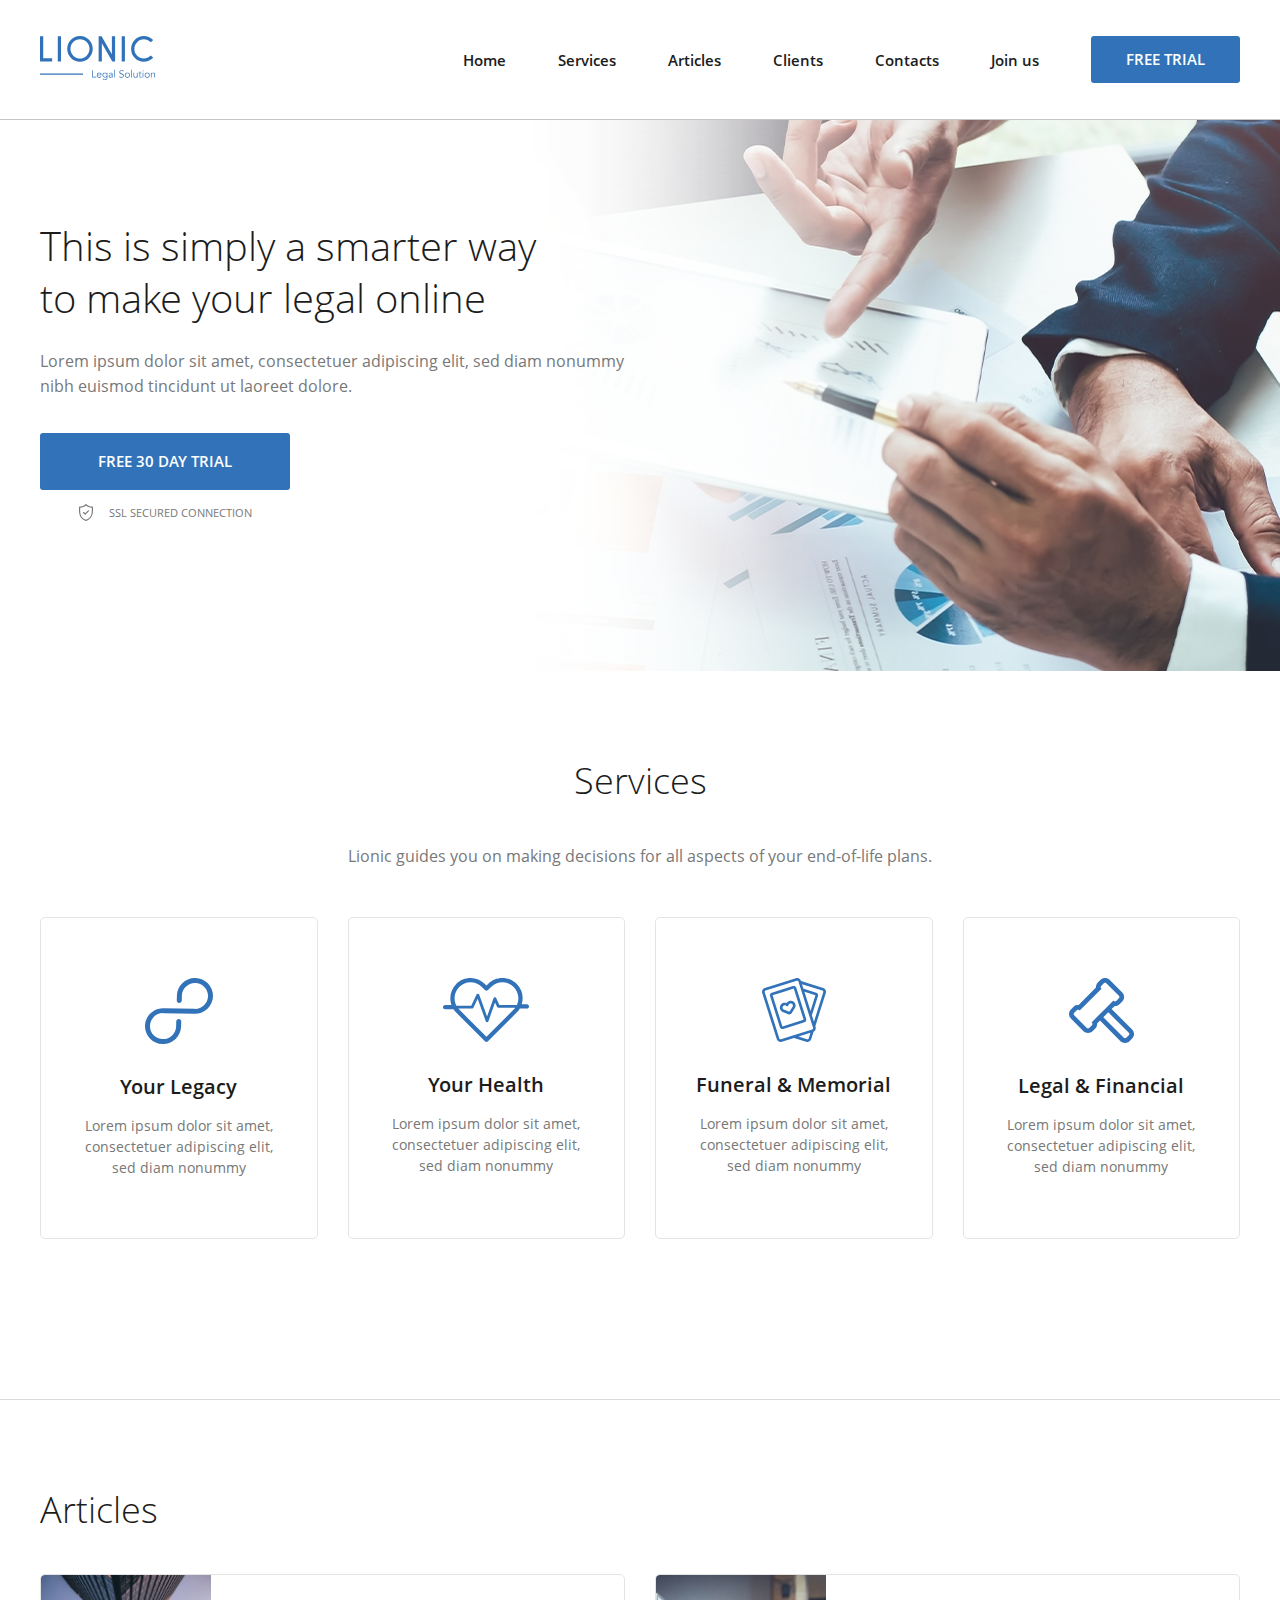
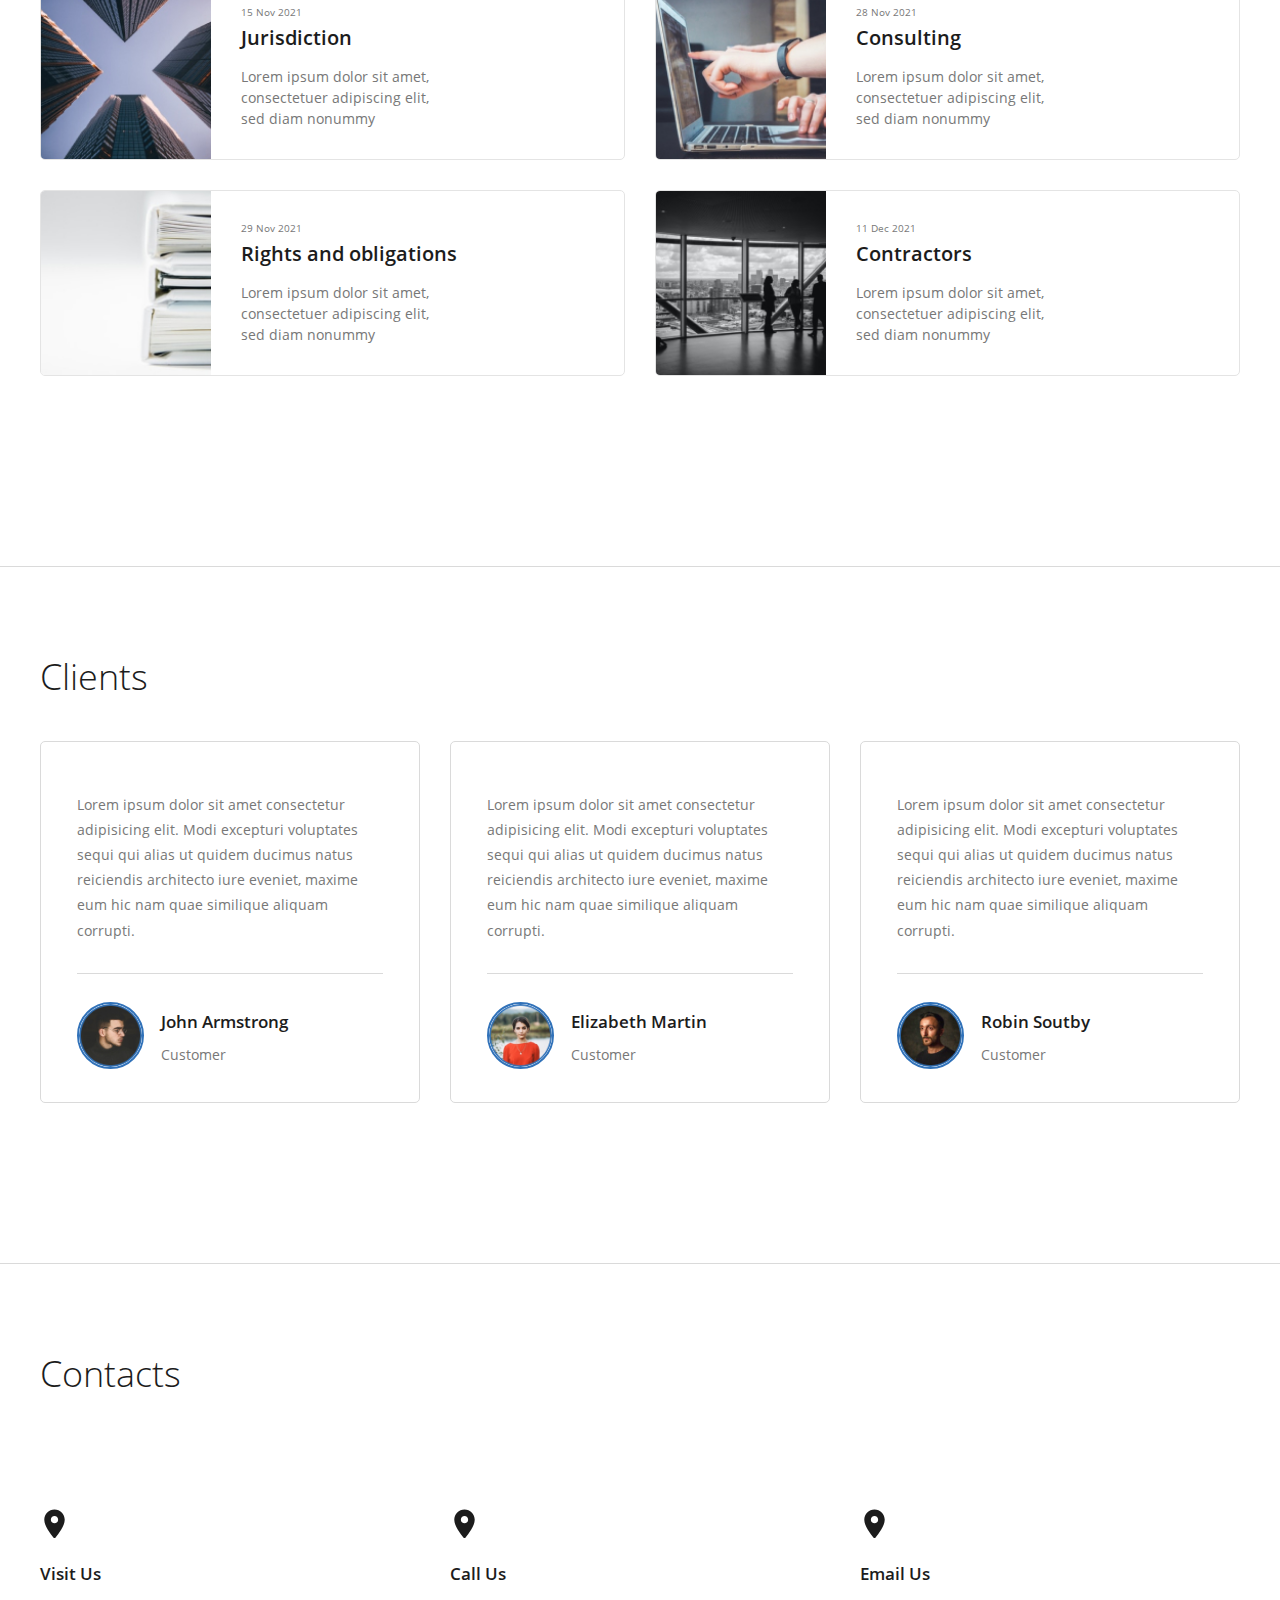
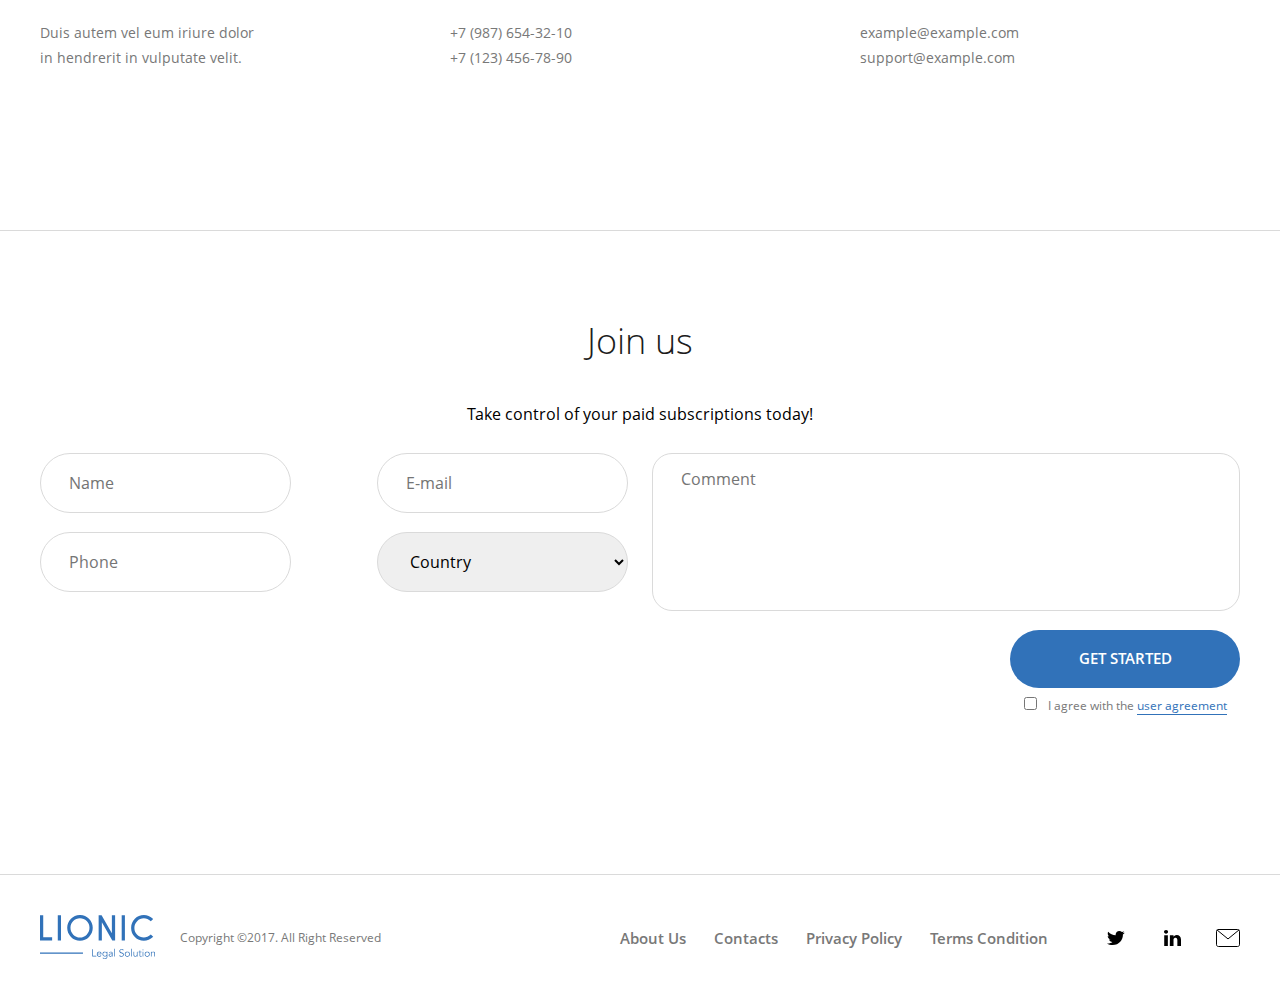
<file: lionic/index.html>
<!DOCTYPE html>
<html lang="en">

<head>
    <meta charset="UTF-8">
    <meta http-equiv="X-UA-Compatible" content="IE=edge">
    <meta name="viewport" content="width=device-width, initial-scale=1.0">
    <title>Lionic</title>
    <link rel="stylesheet" href="css/normalize.css">
    <link rel="stylesheet" href="css/styles.css">
    <link rel="stylesheet" href="css/media.css">
    <link rel="stylesheet" href="https://cdn.jsdelivr.net/npm/swiper@9/swiper-bundle.min.css" />
</head>

<body>
    <header class="header">
        <div class="container flex header__container">
            <a href="#" class="header__logo">
                <img src="./img/Logo-vector.svg" class="header-logo" alt="Logo">
            </a>
            <nav class="nav header__nav" title="Главное меню">
                <ul class="nav__list list-reset flex">
                    <li class="nav__item">
                        <a href="#" class="nav__link">
                            Home
                        </a>
                    </li>
                    <li class="nav__item">
                        <a href="#services" class="nav__link">
                            Services
                        </a>
                    </li>
                    <li class="nav__item">
                        <a href="#articles" class="nav__link">
                            Articles
                        </a>
                    </li>
                    <li class="nav__item">
                        <a href="#clients" class="nav__link">
                            Clients
                        </a>
                    </li>
                    <li class="nav__item">
                        <a href="#contacts" class="nav__link">
                            Contacts
                        </a>
                    </li>
                    <li class="nav__item">
                        <a href="#join-us" class="nav__link">
                            Join us
                        </a>
                    </li>
                </ul>
            </nav>
            <button class="btn header__button btn-reset">
                Free trial
            </button>
            <button class="btn-reset burger">
                <span class="burger__line">

                </span>
                <span class="burger__line">

                </span>
                <span class="burger__line">

                </span>
            </button>
        </div>
    </header>
    <main class="main">
        <section id="hero" class="hero">
            <div class="container">
                <div class="hero-content flex">
                    <h1 class="hero-title">
                        This is&nbsp;simply a&nbsp;smarter way to&nbsp;make your legal online
                    </h1>
                    <p class="hero-descr">
                        Lorem ipsum dolor sit amet, consectetuer adipiscing elit, sed diam nonummy nibh euismod
                        tincidunt ut&nbsp;laoreet dolore.
                    </p>
                    <div class="hero-wrapper flex">
                        <button class="btn hero-btn btn-reset">
                            FREE 30&nbsp;DAY TRIAL
                        </button>
                        <span class="hero-secure">
                            SSL secured connection
                        </span>
                    </div>
                </div>
            </div>
        </section>
        <section id="services" class="services section-offset">
            <div class="container">
                <h2 class="section-title services-title">
                    Services
                </h2>
                <p class="section-descr services-descr">
                    Lionic guides you on&nbsp;making decisions for all aspects of&nbsp;your end-of-life plans.
                </p>
                <ul class="services-items list-reset flex">
                    <li class="services-item flex">
                        <svg class="services-item-icon" width="68" height="66" viewBox="0 0 68 66" fill="none"
                            xmlns="http://www.w3.org/2000/svg">
                            <path
                                d="M50.393 0.00398661C40.438 -0.212013 32.146 7.63799 31.9 17.512L31.776 22.483C31.742 23.839 32.833 24.973 34.2 25.003C35.567 25.032 36.713 23.947 36.746 22.591L36.871 17.62C37.049 10.471 43.062 4.77799 50.271 4.93399C57.478 5.09099 63.201 11.038 63.023 18.187C62.844 25.335 56.831 31.029 49.623 30.872L18.5 30.197C8.54499 29.981 0.252987 37.831 0.00698678 47.705C-0.240013 57.579 7.65099 65.78 17.607 65.995C27.562 66.211 35.854 58.362 36.1 48.488L36.223 43.572C36.257 42.215 35.166 41.082 33.799 41.052C32.432 41.022 31.286 42.108 31.252 43.464L31.129 48.38C30.951 55.529 24.938 61.222 17.729 61.066C10.522 60.909 4.79899 54.962 4.97699 47.813C5.15599 40.664 11.169 34.971 18.377 35.127L49.5 35.802C59.456 36.018 67.747 28.169 67.994 18.295C68.24 8.41999 60.349 0.219987 50.394 0.00498661L50.393 0.00398661Z" />
                        </svg>
                        <h3 class="services-item-titles">
                            Your Legacy
                        </h3>
                        <p class="services-item-descr">
                            Lorem ipsum dolor sit amet, consectetuer adipiscing elit, sed diam nonummy
                        </p>
                    </li>
                    <li class="services-item flex">
                        <svg class="services-item-icon" width="86" height="64" viewBox="0 0 86 64" fill="none"
                            xmlns="http://www.w3.org/2000/svg">
                            <path
                                d="M79.622 20.272C79.622 22.336 79.316 24.352 78.726 26.27H83.868C85.045 26.27 86 27.227 86 28.406C86 29.586 85.045 30.541 83.868 30.541H77.47C77.268 30.541 77.073 30.513 76.888 30.461C76.0053 31.9743 74.9311 33.3675 73.692 34.606L44.972 63.374C44.7741 63.5725 44.539 63.73 44.2802 63.8375C44.0213 63.9449 43.7438 64.0002 43.4635 64.0002C43.1832 64.0002 42.9057 63.9449 42.6468 63.8375C42.388 63.73 42.1529 63.5725 41.955 63.374L13.233 34.606C12.1963 33.5688 11.2752 32.422 10.486 31.186C10.315 31.23 10.136 31.254 9.95 31.254H2.132C1.85176 31.2537 1.57431 31.1983 1.31551 31.0908C1.0567 30.9833 0.821595 30.8259 0.623621 30.6276C0.425646 30.4292 0.268677 30.1938 0.161676 29.9348C0.0546755 29.6758 -0.000261829 29.3983 9.38171e-07 29.118C9.38171e-07 27.938 0.955001 26.982 2.132 26.982H8.447C5.965 19.861 7.56 11.618 13.233 5.93801C15.1066 4.05015 17.3363 2.55313 19.793 1.5338C22.2497 0.514473 24.8843 -0.00687342 27.544 1.15198e-05C32.95 1.15198e-05 38.034 2.10901 41.856 5.93801L43.463 7.54701L45.07 5.93701C46.9438 4.04921 49.1737 2.55231 51.6306 1.53315C54.0874 0.513987 56.7222 -0.0071368 59.382 1.15198e-05C62.0417 -0.00681806 64.6763 0.514553 67.133 1.53388C69.5896 2.55321 71.8194 4.0502 73.693 5.93801C75.5791 7.8172 77.0741 10.0515 78.0918 12.5117C79.1094 14.972 79.6295 17.6096 79.622 20.272ZM70.678 8.95701C69.1987 7.46697 67.4383 6.28548 65.4989 5.48108C63.5595 4.67667 61.4796 4.26536 59.38 4.27101C57.2807 4.26563 55.2012 4.67706 53.2622 5.48146C51.3231 6.28586 49.563 7.46721 48.084 8.95701L44.969 12.077C44.7713 12.2754 44.5364 12.4329 44.2777 12.5403C44.019 12.6478 43.7416 12.7031 43.4615 12.7031C43.1814 12.7031 42.904 12.6478 42.6453 12.5403C42.3866 12.4329 42.1517 12.2754 41.954 12.077L38.84 8.95701C37.3608 7.46718 35.6005 6.28582 33.6613 5.48142C31.7221 4.67703 29.6424 4.26561 27.543 4.27101C25.4437 4.26546 23.3642 4.67682 21.4251 5.48123C19.486 6.28564 17.7259 7.46708 16.247 8.95701C11.173 14.04 10.232 21.718 13.425 27.763H28.236L33.538 16.479C33.783 15.959 34.277 15.634 34.891 15.663C35.1717 15.6764 35.4421 15.7726 35.6681 15.9396C35.8942 16.1065 36.0657 16.3367 36.161 16.601L44.051 38.487L50.542 20.168C50.6364 19.9007 50.8086 19.6678 51.0365 19.4992C51.2643 19.3306 51.5374 19.2341 51.8206 19.2221C52.1038 19.21 52.3842 19.283 52.6255 19.4316C52.8669 19.5802 53.0583 19.7977 53.175 20.056L56.351 27.051H73.852C76.612 21.125 75.554 13.842 70.677 8.95701H70.678ZM16.248 31.586L43.463 58.844L70.678 31.586C71.2253 31.038 71.7323 30.4512 72.195 29.83H55.736C55.179 29.83 54.373 29.573 54.143 29.064L52.046 24.444L45.404 43.189C45.204 43.755 44.67 44.135 44.069 44.136H44.066C43.466 44.136 42.933 43.76 42.729 43.196L34.653 20.798L30.426 29.794C30.192 30.292 29.99 30.541 29.439 30.541H15.293C15.593 30.901 15.912 31.249 16.248 31.586Z" />
                        </svg>
                        <h3 class="services-item-titles">
                            Your Health
                        </h3>
                        <p class="services-item-descr">
                            Lorem ipsum dolor sit amet, consectetuer adipiscing elit, sed diam nonummy
                        </p>
                    </li>
                    <li class="services-item flex">
                        <svg class="services-item-icon" width="64" height="64" viewBox="0 0 64 64" fill="none"
                            xmlns="http://www.w3.org/2000/svg">
                            <path
                                d="M63.8101 15.073L53.3321 48.146L53.5791 48.926C53.7393 49.4264 53.7986 49.9537 53.7536 50.4772C53.7086 51.0008 53.5603 51.5102 53.3171 51.976C52.9241 52.732 52.3171 53.329 51.5701 53.704L51.5611 53.737L49.1941 61.207C48.8722 62.2171 48.1632 63.0585 47.2223 63.5469C46.2815 64.0354 45.1853 64.131 44.1741 63.813L32.0001 59.957L19.8261 63.813C18.8148 64.131 17.7187 64.0354 16.7778 63.5469C15.8369 63.0585 15.1279 62.2171 14.8061 61.207L0.188058 15.074C0.0280711 14.5735 -0.0310613 14.0462 0.0140824 13.5227C0.0592262 12.9991 0.20775 12.4897 0.451058 12.024C0.69167 11.5566 1.02267 11.1416 1.42487 10.8031C1.82706 10.4646 2.29245 10.2093 2.79406 10.052L33.9431 0.187C34.9542 -0.131631 36.0504 -0.0363451 36.9915 0.451969C37.9325 0.940283 38.6415 1.78178 38.9631 2.792L39.0401 3.034C39.0491 3.036 39.0581 3.037 39.0661 3.04L61.2061 10.053C61.7073 10.2103 62.1723 10.4654 62.5743 10.8035C62.9763 11.1417 63.3073 11.5561 63.5481 12.023C64.0401 12.973 64.1331 14.055 63.8101 15.073ZM48.4441 54.75L36.4161 58.559L44.9781 61.271C45.3153 61.3777 45.6811 61.3463 45.9951 61.1835C46.3092 61.0208 46.5458 60.7401 46.6531 60.403L48.4441 54.75ZM51.0371 49.732L36.4211 3.598C36.3142 3.26106 36.078 2.98029 35.7644 2.81736C35.4507 2.65442 35.0852 2.62264 34.7481 2.729L3.60006 12.595C3.26006 12.702 2.98306 12.935 2.81906 13.252C2.73787 13.4073 2.68829 13.5771 2.67319 13.7517C2.65808 13.9263 2.67775 14.1021 2.73106 14.269L17.3471 60.402C17.5691 61.103 18.3201 61.492 19.0211 61.271L31.5611 57.299C31.5891 57.289 31.6171 57.279 31.6461 57.272L50.1691 51.405C50.5091 51.298 50.7861 51.065 50.9491 50.748C51.1141 50.432 51.1451 50.071 51.0371 49.731V49.732ZM48.4971 32.885L53.4461 17.265L42.4451 13.781L48.4971 32.885ZM61.1801 13.25C61.0998 13.0945 60.9896 12.9565 60.8557 12.8439C60.7218 12.7313 60.567 12.6464 60.4001 12.594L40.0231 6.14L41.4691 10.701C41.5571 10.711 41.6451 10.729 41.7321 10.757L54.2501 14.722C54.5841 14.8269 54.894 14.9969 55.1619 15.2223C55.4299 15.4477 55.6505 15.7239 55.8111 16.035C55.9734 16.3456 56.0726 16.6852 56.1028 17.0344C56.133 17.3835 56.0937 17.7352 55.9871 18.069L49.8951 37.297L51.9331 43.731L61.2681 14.267C61.3751 13.927 61.3441 13.567 61.1801 13.25ZM30.9401 23.336C31.5152 23.6323 32.0259 24.0398 32.4425 24.5349C32.8591 25.0299 33.1733 25.6027 33.3671 26.22C33.5725 26.8654 33.633 27.5483 33.5443 28.2198C33.4557 28.8913 33.22 29.535 32.8541 30.105L29.6411 35.126C29.3916 35.5142 29.0489 35.8336 28.6441 36.0552C28.2393 36.2767 27.7855 36.3932 27.3241 36.394C26.9701 36.394 26.6161 36.326 26.2841 36.19L20.7651 33.936C20.1378 33.6806 19.5745 33.29 19.1154 32.792C18.6563 32.2941 18.3127 31.701 18.1091 31.055C17.9119 30.4388 17.8389 29.7897 17.8943 29.1451C17.9498 28.5006 18.1326 27.8734 18.4321 27.3C18.7284 26.7249 19.1359 26.2142 19.631 25.7976C20.126 25.3811 20.6988 25.0668 21.3161 24.873C22.3839 24.5378 23.5338 24.5745 24.5781 24.977C25.1998 24.0462 26.1189 23.3539 27.1851 23.013C27.8013 22.8161 28.4504 22.7433 29.0949 22.7987C29.7394 22.8541 30.3665 23.0368 30.9401 23.336ZM30.8251 27.025C30.7361 26.742 30.5919 26.4795 30.4009 26.2526C30.2098 26.0257 29.9757 25.8389 29.7121 25.703C29.4491 25.5656 29.1615 25.4818 28.8659 25.4564C28.5703 25.431 28.2726 25.4645 27.9901 25.555C27.6178 25.6716 27.2823 25.8833 27.0168 26.1692C26.7513 26.455 26.565 26.8051 26.4761 27.185C26.4221 27.4083 26.3114 27.6139 26.1547 27.7819C25.998 27.9499 25.8006 28.0747 25.5816 28.1441C25.3626 28.2135 25.1294 28.2251 24.9045 28.178C24.6797 28.1309 24.4708 28.0265 24.2981 27.875C24.0064 27.6158 23.6523 27.4371 23.2705 27.3565C22.8888 27.2758 22.4926 27.296 22.1211 27.415C21.838 27.5042 21.5755 27.6487 21.3488 27.8401C21.122 28.0315 20.9355 28.266 20.8001 28.53C20.6627 28.793 20.5789 29.0806 20.5535 29.3762C20.5281 29.6718 20.5616 29.9694 20.6521 30.252C20.8271 30.805 21.2371 31.249 21.7751 31.469L27.2931 33.723C27.3114 33.731 27.3322 33.7317 27.3511 33.725C27.3696 33.7194 27.3856 33.7074 27.3961 33.691L30.6091 28.669C30.9231 28.179 31.0021 27.581 30.8261 27.027L30.8251 27.025ZM44.1721 40.932C44.2788 41.2656 44.3183 41.6171 44.2882 41.966C44.2582 42.315 44.1592 42.6545 43.9971 42.965C43.8365 43.2764 43.6158 43.5529 43.3477 43.7785C43.0796 44.004 42.7694 44.1742 42.4351 44.279L21.2401 50.994C20.5659 51.2062 19.835 51.1426 19.2077 50.817C18.5803 50.4914 18.1076 49.9305 17.8931 49.257L8.01306 18.07C7.90624 17.7362 7.8667 17.3846 7.89674 17.0355C7.92678 16.6863 8.0258 16.3466 8.18806 16.036C8.34862 15.7249 8.56923 15.4487 8.83717 15.2233C9.1051 14.9979 9.41503 14.8279 9.74906 14.723L30.9451 8.009C31.6194 7.79619 32.3506 7.85955 32.9782 8.18519C33.6059 8.51083 34.0788 9.07215 34.2931 9.746L44.1721 40.932ZM41.6301 41.737L31.7501 10.551L21.9781 13.645L10.5531 17.264L20.4331 48.45L41.6301 41.737Z" />
                        </svg>
                        <h3 class="services-item-titles">
                            Funeral &amp;&nbsp;Memorial
                        </h3>
                        <p class="services-item-descr">
                            Lorem ipsum dolor sit amet, consectetuer adipiscing elit, sed diam nonummy
                        </p>
                    </li>
                    <li class="services-item flex">
                        <svg class="services-item-icon" width="65" height="65" viewBox="0 0 65 65" fill="none"
                            xmlns="http://www.w3.org/2000/svg">
                            <path
                                d="M63.131 51.506C64.3269 52.7045 64.9985 54.3285 64.9985 56.0215C64.9985 57.7146 64.3269 59.3385 63.131 60.537L60.54 63.13C59.9482 63.7249 59.2442 64.1965 58.4689 64.5175C57.6935 64.8385 56.8622 65.0025 56.023 65C55.184 65.0024 54.3529 64.8384 53.5777 64.5174C52.8025 64.1964 52.0987 63.7249 51.507 63.13L30.988 42.613L28.126 45.475C28.2028 46.397 28.077 47.3246 27.7574 48.1928C27.4378 49.061 26.9322 49.8488 26.276 50.501L23.55 53.227C22.9583 53.8218 22.2545 54.2934 21.4793 54.6143C20.7042 54.9353 19.873 55.0994 19.034 55.097C18.1952 55.0993 17.3642 54.9352 16.5892 54.6142C15.8142 54.2932 15.1106 53.8217 14.519 53.227L1.86503 40.575C0.66925 39.3767 -0.00231934 37.7529 -0.00231934 36.06C-0.00231934 34.3671 0.66925 32.7434 1.86503 31.545L4.59103 28.819C5.24326 28.1629 6.03107 27.6573 6.89928 27.3377C7.76748 27.0182 8.69507 26.8923 9.61703 26.969L26.97 9.61902C26.8953 8.69769 27.0219 7.77112 27.341 6.90358C27.6601 6.03605 28.1641 5.24832 28.818 4.59502L31.543 1.87002C32.1347 1.27539 32.8383 0.803958 33.6133 0.48298C34.3883 0.162003 35.2192 -0.00214761 36.058 2.1214e-05C37.764 2.1214e-05 39.368 0.664021 40.574 1.87002L53.227 14.522C54.4226 15.7205 55.094 17.3442 55.094 19.037C55.094 20.7298 54.4226 22.3536 53.227 23.552L50.502 26.278C49.8497 26.9342 49.0617 27.4398 48.1933 27.7594C47.3249 28.079 46.3972 28.2048 45.475 28.128L42.613 30.99L63.131 51.506ZM31.164 35.784L35.783 31.165L39.243 27.705L44.398 22.551L44.798 22.951C45.126 23.279 45.556 23.443 45.986 23.443C46.416 23.443 46.846 23.279 47.175 22.951L49.9 20.226C50.0561 20.07 50.1798 19.8848 50.2643 19.681C50.3487 19.4771 50.3922 19.2587 50.3922 19.038C50.3922 18.8174 50.3487 18.5989 50.2643 18.3951C50.1798 18.1912 50.0561 18.006 49.9 17.85L37.246 5.19702C37.0901 5.04084 36.905 4.91699 36.7011 4.83256C36.4972 4.74813 36.2787 4.70479 36.058 4.70502C35.628 4.70502 35.198 4.86902 34.87 5.19702L32.144 7.92202C31.9879 8.07804 31.864 8.26332 31.7794 8.46725C31.6949 8.67118 31.6514 8.88977 31.6514 9.11052C31.6514 9.33128 31.6949 9.54987 31.7794 9.7538C31.864 9.95773 31.9879 10.143 32.144 10.299L32.544 10.699L10.694 32.546L10.294 32.146C10.1381 31.9898 9.95296 31.866 9.74909 31.7816C9.54523 31.6971 9.32669 31.6538 9.10603 31.654C8.67603 31.654 8.24603 31.818 7.91803 32.146L5.19303 34.87C5.03701 35.026 4.91325 35.2112 4.82881 35.4151C4.74437 35.6189 4.70091 35.8374 4.70091 36.058C4.70091 36.2787 4.74437 36.4971 4.82881 36.701C4.91325 36.9048 5.03701 37.09 5.19303 37.246L17.846 49.9C18.174 50.228 18.604 50.392 19.034 50.392C19.464 50.392 19.894 50.228 20.223 49.9L22.948 47.175C23.1042 47.019 23.2281 46.8337 23.3126 46.6298C23.3971 46.4259 23.4407 46.2073 23.4407 45.9865C23.4407 45.7658 23.3971 45.5472 23.3126 45.3433C23.2281 45.1393 23.1042 44.954 22.948 44.798L22.548 44.398L27.703 39.244L31.164 35.784ZM59.804 54.834L39.285 34.317L34.315 39.287L54.835 59.803C55.162 60.131 55.593 60.295 56.023 60.295C56.453 60.295 56.883 60.131 57.211 59.803L59.804 57.21C59.9601 57.054 60.0838 56.8688 60.1683 56.665C60.2527 56.4611 60.2962 56.2427 60.2962 56.022C60.2962 55.8014 60.2527 55.5829 60.1683 55.3791C60.0838 55.1752 59.9601 54.99 59.804 54.834Z" />
                        </svg>
                        <h3 class="services-item-titles">
                            Legal &amp;&nbsp;Financial
                        </h3>
                        <p class="services-item-descr">
                            Lorem ipsum dolor sit amet, consectetuer adipiscing elit, sed diam nonummy
                        </p>
                    </li>
                </ul>
            </div>
        </section>
        <section id="articles" class="articles section-offset">
            <div class="container">
                <h2 class="section-title articles-title title">
                    Articles
                </h2>
                <ul class="articles-list list-reset flex">
                    <li class="articles-item">
                        <article class="blog-preview flex">
                            <a href="#" class="blog-preview-link">
                                <img src="img/blog_1.jpg" alt="blog photo 1" class="blog-preview-image">
                                <div class="blog-preview-text">
                                    <time class="blog-preview-time" datetime="2023-02-05 18:00">
                                        15 Nov 2021
                                    </time>
                                    <h3 class="blog-preview-title">
                                        Jurisdiction
                                    </h3>
                                    <p class="blog-preview-descr">
                                        Lorem ipsum dolor sit amet, consectetuer adipiscing elit, sed diam nonummy
                                    </p>
                                </div>
                            </a>
                        </article>
                    </li>
                    <li class="articles-item">
                        <article class="blog-preview flex">
                            <a href="#" class="blog-preview-link">
                                <img src="img/blog_2.jpg" alt="blog photo 2" class="blog-preview-image">
                                <div class="blog-preview-text">
                                    <time class="blog-preview-time" datetime="2023-02-05 18:00">
                                        28 Nov 2021
                                    </time>
                                    <h3 class="blog-preview-title">
                                        Consulting
                                    </h3>
                                    <p class="blog-preview-descr">
                                        Lorem ipsum dolor sit amet, consectetuer adipiscing elit, sed diam nonummy
                                    </p>
                                </div>
                            </a>
                        </article>
                    </li>
                    <li class="articles-item">
                        <article class="blog-preview flex">
                            <a href="#" class="blog-preview-link">
                                <img src="img/blog_3.jpg" alt="blog photo 3" class="blog-preview-image">
                                <div class="blog-preview-text">
                                    <time class="blog-preview-time" datetime="2023-02-05 18:00">
                                        29 Nov 2021
                                    </time>
                                    <h3 class="blog-preview-title">
                                        Rights and obligations
                                    </h3>
                                    <p class="blog-preview-descr">
                                        Lorem ipsum dolor sit amet, consectetuer adipiscing elit, sed diam nonummy
                                    </p>
                                </div>
                            </a>
                        </article>
                    </li>
                    <li class="articles-item">
                        <article class="blog-preview flex">
                            <a href="#" class="blog-preview-link">
                                <img src="img/blog_4.jpg" alt="blog photo 4" class="blog-preview-image">
                                <div class="blog-preview-text">
                                    <time class="blog-preview-time" datetime="2023-02-05 18:00">
                                        11 Dec 2021
                                    </time>
                                    <h3 class="blog-preview-title">
                                        Contractors
                                    </h3>
                                    <p class="blog-preview-descr">
                                        Lorem ipsum dolor sit amet, consectetuer adipiscing elit, sed diam nonummy
                                    </p>
                                </div>
                            </a>
                        </article>
                    </li>
                </ul>
                <div class="articles-center">
                    <button class="btn btn-reset articles-more">
                        Показать еще
                    </button>
                </div>
            </div>
        </section>
        <section id="clients" class="clients section-offset">
            <div class="container">
                <h2 class="section-title clients-title">
                    Clients
                </h2>
                <ul class="clients-list list-reset flex">
                    <li class="clients-item flex">
                        <p class="clients-item-descr">
                            Lorem ipsum dolor sit amet consectetur adipisicing elit. Modi excepturi voluptates sequi qui
                            alias ut quidem ducimus natus reiciendis architecto iure eveniet, maxime eum hic nam quae
                            similique aliquam corrupti.
                        </p>
                        <div class="clients-user flex">
                            <div class="clients-avatar">
                                <img src="img/clients-1.jpg" alt="John Armstrong">
                            </div>
                            <div class="clients-text">
                                <div class="clients-name">
                                    John Armstrong
                                </div>
                                <span class="clients-post">
                                    Customer
                                </span>
                            </div>
                        </div>
                    </li>
                    <li class="clients-item flex">
                        <p class="clients-item-descr">
                            Lorem ipsum dolor sit amet consectetur adipisicing elit. Modi excepturi voluptates sequi qui
                            alias ut quidem ducimus natus reiciendis architecto iure eveniet, maxime eum hic nam quae
                            similique aliquam corrupti.
                        </p>
                        <div class="clients-user flex">
                            <div class="clients-avatar">
                                <img src="img/clients-2.jpg" alt="Elizabeth Martin">
                            </div>
                            <div class="clients-text">
                                <div class="clients-name">
                                    Elizabeth Martin
                                </div>
                                <span class="clients-post">
                                    Customer
                                </span>
                            </div>
                        </div>
                    </li>
                    <li class="clients-item flex">
                        <p class="clients-item-descr">
                            Lorem ipsum dolor sit amet consectetur adipisicing elit. Modi excepturi voluptates sequi qui
                            alias ut quidem ducimus natus reiciendis architecto iure eveniet, maxime eum hic nam quae
                            similique aliquam corrupti.
                        </p>
                        <div class="clients-user flex">
                            <div class="clients-avatar">
                                <img src="img/clients-3.jpg" alt="Robin Soutby">
                            </div>
                            <div class="clients-text">
                                <div class="clients-name">
                                    Robin Soutby
                                </div>
                                <span class="clients-post">
                                    Customer
                                </span>
                            </div>
                        </div>
                    </li>
                </ul>
            </div>
        </section>
        <section id="contacts" class="contacts section-offset">
            <div class="container">
                <h2 class="section-title contacts-title">
                    Contacts
                </h2>
                <address class="contacts-address">
                    <ul class="contacts-list list-reset flex">
                        <li class="contacts-item flex contacts-item-1">
                            <strong class="contacts-item-caption">
                                Visit&nbsp;Us
                            </strong>
                            <p class="contacts-item-text">
                                Duis autem vel eum iriure dolor in&nbsp;hendrerit in&nbsp;vulputate velit.
                            </p>
                        </li>
                        <li class="contacts-item flex contacts-item-1">
                            <strong class="contacts-item-caption">
                                Call&nbsp;Us
                            </strong>
                            <a href="tel:+79876543210" class="contacts-item-link">
                                +7 (987) 654-32-10
                            </a>
                            <a href="tel:+71234567890" class="contacts-item-link">
                                +7 (123) 456-78-90
                            </a>
                        </li>
                        <li class="contacts-item flex contacts-item-1">
                            <strong class="contacts-item-caption">
                                Email&nbsp;Us
                            </strong>
                            <a href="mailto:example@example.com" class="contacts-item-link">
                                example@example.com
                            </a>
                            <a href="mailto:support@example.com" class="contacts-item-link">
                                support@example.com
                            </a>
                        </li>
                    </ul>
                </address>
            </div>
        </section>
        <section id="join-us" class="join-us section-offset">
            <div class="container">
                <h2 class="section-title join-us-title">
                    Join us
                </h2>
                <p class="section-descr join-us-descr">
                    Take control of your paid subscriptions today!
                </p>
                <form action="https://jsonplaceholder.typicode.com/posts" method="post" class="join-us-form">
                    <div class="form-top">
                        <div class="form-left">
                            <input class="form-input" type="text" name="name" placeholder="Name" required>
                            <input class="form-input" type="email" name="email" placeholder="E-mail" required>
                            <input class="form-input" type="tel" name="phone" placeholder="Phone" required>
                            <select name="country" class="form-select">
                                <option value="Country" disabled selected>Country</option>
                                <option value="United Kingdom">United Kingdom</option>
                                <option value="United States">United States</option>
                                <option value="France">France</option>
                                <option value="Germany">Germany</option>
                                <option value="Spain">Spain</option>
                                <option value="Estonia">Estonia</option>
                            </select>
                        </div>
                        <div class="form-right">
                            <textarea name="comment" placeholder="Comment" class="form-textarea"></textarea>
                        </div>
                    </div>
                    <div class="form-bottom">
                        <div class="form-wrapper">
                            <button class="btn btn-reset form-btn">Get Started</button>
                            <label class="form-check">
                                <input type="checkbox" required>
                                I agree with the <a href="#">user agreement</a>
                            </label>
                        </div>
                    </div>
                </form>
            </div>
        </section>
    </main>
    <footer class="footer">
        <div class="container flex footer-container">
            <div class="footer-left flex">
                <a href="#" class="footer-logo">
                    <img src="img/Vector-footer-logo.svg" alt="Logo">
                </a>
                <small class="footer-copy">
                    Copyright ©2017. All Right Reserved
                </small>
            </div>
            <div class="footer-right flex">
                <nav class="footer-nav">
                    <ul class="footer-list list-reset flex">
                        <li class="footer-item">
                            <a href="#" target="_blank" class="footer-link">About Us</a>
                        </li>
                        <li class="footer-item">
                            <a href="#" target="_blank" class="footer-link">Contacts</a>
                        </li>
                        <li class="footer-item">
                            <a href="#" target="_blank" class="footer-link">Privacy Policy</a>
                        </li>
                        <li class="footer-item">
                            <a href="#" target="_blank" class="footer-link">Terms Condition</a>
                        </li>
                    </ul>
                </nav>
                <ul class="social list-reset flex">
                    <li class="social-item">
                        <a href="#" target="_blank" class="social-link social-link-twiter">
                            <svg width="18" height="14" viewBox="0 0 18 14" fill="none"
                                xmlns="http://www.w3.org/2000/svg">
                                <path
                                    d="M17.719 1.65632C17.0672 1.93749 16.3672 2.12756 15.6312 2.213C16.3824 1.77569 16.9578 1.08271 17.2295 0.257952C16.516 0.66998 15.7351 0.960048 14.9207 1.11556C14.258 0.428779 13.313 0 12.2675 0C10.2607 0 8.63311 1.58169 8.63311 3.53391C8.63311 3.81052 8.66516 4.08038 8.72676 4.33947C5.70575 4.19186 3.02744 2.78497 1.2347 0.647183C0.921659 1.16929 0.742478 1.77633 0.742478 2.42402C0.742478 3.64991 1.38427 4.73153 2.35946 5.36512C1.78217 5.34773 1.21754 5.19623 0.712779 4.9233V4.96795C0.712779 6.68033 1.96554 8.10817 3.6285 8.4329C3.32302 8.51427 3.00243 8.55679 2.67076 8.55679C2.43627 8.55679 2.20876 8.53521 1.98651 8.49457C2.44908 9.89809 3.7915 10.9197 5.38164 10.9486C4.13761 11.8967 2.57008 12.4619 0.867562 12.4619C0.574324 12.4619 0.284511 12.4449 0 12.4115C1.60887 13.4145 3.51914 14 5.57194 14C12.2576 14 15.914 8.61508 15.914 3.94522C15.914 3.79191 15.9105 3.63974 15.9029 3.48812C16.6153 2.98716 17.2303 2.36688 17.719 1.65632Z" />
                            </svg>
                        </a>
                    </li>
                    <li class="social-item">
                        <a href="#" target="_blank" class="social-link social-link-in">
                            <svg width="17" height="16" viewBox="0 0 17 16" fill="none"
                                xmlns="http://www.w3.org/2000/svg">
                                <path
                                    d="M3.85973 15.999V5.20386H0.215035V15.999H3.85973ZM2.03785 3.72907C3.30882 3.72907 4.09994 2.90013 4.09994 1.86422C4.07626 0.804959 3.30887 -0.000976562 2.06197 -0.000976562C0.815269 -0.000976562 0 0.804975 0 1.86422C0 2.90018 0.790923 3.72907 2.01406 3.72907H2.03774H2.03785ZM5.87706 15.999H9.52175V9.97048C9.52175 9.64784 9.54543 9.32554 9.64168 9.0949C9.90516 8.45027 10.5049 7.78262 11.5117 7.78262C12.8305 7.78262 13.3582 8.77258 13.3582 10.2238V15.999H17.0026V9.8091C17.0026 6.49325 15.2045 4.95042 12.8065 4.95042C10.8404 4.95042 9.9771 6.03237 9.49751 6.76928H9.52184V5.20363H5.87714C5.92497 6.21659 5.87714 15.9988 5.87714 15.9988L5.87706 15.999Z" />
                            </svg>
                        </a>
                    </li>
                    <li class="social-item">
                        <a href="#" target="_blank" class="social-link social-link-email">
                            <svg width="24" height="18" viewBox="0 0 24 18" fill="none"
                                xmlns="http://www.w3.org/2000/svg">
                                <path
                                    d="M2.4 0.5H21.6C22.6747 0.5 23.5 1.31855 23.5 2.25V15.75C23.5 16.6814 22.6747 17.5 21.6 17.5H2.4C1.32525 17.5 0.5 16.6814 0.5 15.75V2.25C0.5 1.31855 1.32525 0.5 2.4 0.5Z"
                                    stroke-linecap="round" stroke-linejoin="round" />
                                <path d="M22.8478 1.0625L12 9.93794L1.15222 1.0625" stroke-linecap="round"
                                    stroke-linejoin="round" />
                            </svg>
                        </a>
                    </li>
                </ul>
            </div>
        </div>
    </footer>
    <script src="./css/scripts.js"></script>
    <script src="https://cdn.jsdelivr.net/npm/swiper@9/swiper-bundle.min.js"></script>
</body>
</file>
<file: lionic/css/styles.css>
html {
    box-sizing: border-box;
}

*,
*::before,
*::after {
    box-sizing: inherit;
}

a {
    color: inherit;
    text-decoration: none;
}

img {
    max-width: 100%;
}

@font-face {
    font-family: 'OpenSans';
    src: local('OpenSans-Light'),
        url(../fonts/OpenSansLight.woff2) format("woff2"),
        url(../fonts/OpenSansLight.woff) format("woff");
    font-weight: 300;
    font-style: normal;
    font-display: swap;
}

@font-face {
    font-family: 'OpenSans';
    src: local('OpenSans-Semibold'),
        url(../fonts/OpenSansSemiBold.woff2) format("woff2"),
        url(../fonts/OpenSansSemiBold.woff) format("woff");
    font-weight: 600;
    font-style: normal;
    font-display: swap;
}

@font-face {
    font-family: 'OpenSans';
    src: local('OpenSans-Regular'),
        url(../fonts/OpenSansRegular.woff2) format("woff2"),
        url(../fonts/OpenSansRegular.woff) format("woff");
    font-weight: 400;
    font-style: normal;
    font-display: swap;
}

body {
    min-width: 320px;
    font-family: 'OpenSans', sans-serif;
    font-weight: 400;
}



/* glob*/
.list-reset {
    margin: 0;
    padding: 0;
    list-style: none;
}

:root {
    --gap: 30px;
}

.btn-reset {
    padding: 0;
    border: none;
    background-color: transparent;
    cursor: pointer;
}

.flex {
    display: flex;
}

.container {
    max-width: 1230px;
    padding: 0 15px;
    margin: 0 auto;
}

.section-title {
    margin: 0;
    margin-bottom: 40px;
    font-weight: 300;
    font-size: 36px;
    line-height: 130%;
    color: #1C1C1C;
}

.section-descr {
    margin: 0;
    margin-bottom: 50px;
}

.section-offset {
    padding-top: 87px;
    padding-bottom: 160px;
}

.header {
    padding: 36px 0;
    border-bottom: 1px solid #C4C4C4;
    background-color: white;
}

.header__container {
    align-items: center;
}

.header__logo {
    margin-right: auto;
}

.header__nav {
    margin-right: 52px;
}

.nav__item {
    margin: 0;
    margin-right: 52px;
}

.nav__item:last-child {
    margin: 0;
}

.nav__link {
    position: relative;
    font-weight: 600;
    color: #1C1C1C;
    font-size: 15px;
    transition: color 0.3s ease-in-out;
}

.nav__link:focus {
    outline-offset: 2px;
    outline: 1px solid #71A7E2;
}

.nav__link:hover {
    color: #71A7E2;
    outline: none;
}

.nav__link::after {
    content: "";
    position: absolute;
    left: 0;
    bottom: 0;
    width: 100%;
    height: 2px;
    background-color: #3172B9;
    opacity: 0;
    transition: opacity 0.3s ease-in-out;
}

.nav__link:active {
    color: #3172B9;
}

.nav__link:active::after {
    opacity: 1;
}

.btn {
    position: relative;
    outline: none;
    font-weight: 600;
    font-size: 15px;
    text-transform: uppercase;
    padding: 15px 35px;
    background-color: #3172B9;
    color: #fff;
    border-radius: 3px;
    transition: backgroung-color 0.3s ease-in-out;
}

.btn:hover {
    background-color: #71A7E2;
}

.btn::after {
    content: "";
    position: absolute;
    top: -3px;
    right: -3px;
    left: -3px;
    bottom: -3px;
    border-radius: inherit;
    border: 1px solid #3172B9;
    outline: none;
    opacity: 0;
    transition: opacity 0.3s ease-in-out;
}

.btn:focus::after {
    opacity: 1;
}

.btn:active {
    background-color: #0E3B6C;
}

.btn:active::after {
    border: none;
    opacity: 1;
}

/*hero*/
.hero {
    padding: 100px 0;
    padding-bottom: 150px;
    background-image: url(../img/hero-background.jpg);
    background-size: cover;
    background-repeat: no-repeat;
    background-position: center;
}

.hero-content {
    max-width: 50%;
    flex-direction: column;
    align-items: flex-start;
}

.hero-title {
    margin: 0;
    margin-bottom: 25px;
    font-weight: 300;
    font-size: 40px;
    line-height: 130%;
    color: #1C1C1C;
}

.hero-descr {
    margin: 0;
    margin-bottom: 34px;
    font-weight: 400;
    font-size: 16px;
    line-height: 155%;
    color: #787878;
}

.hero-wrapper {
    flex-direction: column;
    align-items: center;
}

.hero-btn {
    min-width: 250px;
    margin-bottom: 14px;
    padding: 20px 58px;
}

.hero-secure {
    font-weight: 400;
    padding-left: 30px;
    font-size: 11px;
    line-height: 155%;
    text-transform: uppercase;
    color: #787878;
    background-image: url(../img/hero-secure-background.svg);
    background-position: left center;
    background-size: 14px 17px;
    background-repeat: no-repeat;
}

/*services*/

.services {
    border-bottom: 1px solid #DADADA;
}

.services-title {
    text-align: center;
}

.services-descr {
    text-align: center;
    font-weight: 400;
    font-size: 16px;
    line-height: 22px;
    text-align: center;
    color: #787878;
}

.services-item {
    flex-direction: column;
    align-items: center;
    padding: 60px 30px;
    width: calc((100% - (var(--gap) * 3)) / 4);
    border: 1px solid #E4E4E4;
    border-radius: 5px;
    transition: background-color 0.3s ease-in-out, border-color 0.3s ease-in-out;
}

.services-item:not(:nth-child(4n)) {
    margin-right: 30px;
}

.services-item:hover {
    border-color: #3172B9;
    background-color: #3172B9;
}

.services-item-icon {
    fill: #3172B9;
    margin-bottom: 30px;
    transition: fill 0.3s ease-in-out;
}

.services-item:hover .services-item-titles {
    color: #fff;
}

.services-item:hover .services-item-descr {
    color: #fff;
}

.services-item:hover .services-item-icon {
    fill: #fff;
}

.services-item-titles {
    margin: 0;
    margin-bottom: 15px;
    font-weight: 600;
    font-size: 20px;
    line-height: 130%;
    text-align: center;
    color: #1C1C1C;
    transition: color 0.3s ease-in-out;
}

.services-item-descr {
    margin: 0;
    font-weight: 400;
    font-size: 14px;
    line-height: 150%;
    text-align: center;
    color: #787878;
    transition: color 0.3s ease-in-out;
}

/*articles*/

.articles {
    border-bottom: 1px solid #DADADA;
}

.articles-list {
    flex-wrap: wrap;
}

.articles-item {
    width: calc((100% - (var(--gap) * 1)) / 2);
    margin-bottom: 30px;
}

.blog-preview {
    overflow: hidden;
    border: 1px solid #E4E4E4;
    border-radius: 5px;
}

.articles-item:not(:nth-child(2n)) {
    margin-right: 30px;
}

.blog-preview-link {
    display: flex;
    position: relative;
    width: 100%;
    transition: background-color 0.3s ease-in-out;
}

.blog-preview-link:hover {
    background-color: #3172B9;
}

.blog-preview-link:hover .blog-preview-title {
    color: #fff;
}

.blog-preview-link:hover .blog-preview-descr {
    color: #fff;
}

.blog-preview-link:hover .blog-preview-time {
    color: #fff;
}

.blog-preview-link:focus {
    background-color: #71A7E2;
}

.blog-preview-link:focus .blog-preview-title {
    color: #fff;
}

.blog-preview-link:focus .blog-preview-descr {
    color: #fff;
}

.blog-preview-link:focus .blog-preview-time {
    color: #fff;
}

.blog-preview-link:active {
    background-color: #0E3B6C;
}

.blog-preview-link:active .blog-preview-title {
    color: #fff;
}

.blog-preview-link:active .blog-preview-descr {
    color: #fff;
}

.blog-preview-link:active .blog-preview-time {
    color: #fff;
}

.blog-preview-image {
    object-fit: cover;
}

.blog-preview-text {
    padding: 30px;
}

.blog-preview-time {
    display: block;
    margin-bottom: 5px;
    font-weight: 400;
    font-size: 10px;
    line-height: 150%;
    color: #787878;
    transition: color 0.3s ease-in-out;
}

.blog-preview-title {
    margin: 0;
    margin-bottom: 15px;
    font-weight: 600;
    font-size: 20px;
    line-height: 130%;
    color: #1C1C1C;
    transition: color 0.3s ease-in-out;
}

.blog-preview-descr {
    margin: 0;
    max-width: 210px;
    font-weight: 400;
    font-size: 14px;
    line-height: 150%;
    color: #787878;
    transition: color 0.3s ease-in-out;
}

.articles-center{
    display: none;
}

/*clients*/

.clients {
    border-bottom: 1px solid #DADADA;
}

.clients-item {
    flex-direction: column;
    width: calc((100% - (var(--gap) * 2)) / 3);
    padding: 50px 36px;
    padding-bottom: 30px;
    border: 1px solid #DADADA;
    border-radius: 5px;
}

.clients-item:not(:nth-child(3n)) {
    margin-right: 30px;
}

.clients-item-descr {
    margin: 0;
    margin-bottom: 30px;
    font-weight: 400;
    font-size: 14px;
    line-height: 180%;
    color: #787878;
}

.clients-user {
    margin-top: auto;
    align-items: center;
    border-top: 1px solid #DADADA;
    width: 100%;
    padding-top: 28px;
}

.clients-avatar {
    flex-shrink: 0;
    width: 67px;
    margin-right: 17px;
}

.clients-avatar img {
    width: 100%;
    height: 100%;
    border: 2px solid #3172B9;
    border-radius: 100%;
}

.clients-name {
    margin-bottom: 5px;
    font-weight: 600;
    font-size: 17px;
    line-height: 180%;
    color: #1C1C1C;
}

.clients-post {
    font-weight: 400;
    font-size: 14px;
    line-height: 180%;
    color: #787878;
}

/*contacts*/

.contacts {
    border-bottom: 1px solid #DADADA;
}

.contacts-title {
    margin-bottom: 111px;
}

.contacts-address {
    font-style: normal;
}

.contacts-item {
    flex-direction: column;
    width: calc((100% - (var(--gap) * 2)) / 3);
    padding-top: 50px;
    background-position: left top;
    background-repeat: no-repeat;
    background-size: 29px 29px;
}

.contacts-item-1 {
    background-image: url(../img/contacts-1.svg);
}

.contacts-item-2 {
    background-image: url(../img/contacts-2.svg);
}

.contacts-item-3 {
    background-image: url(../img/contacts-3.svg);
}

.contacts-item:not(:nth-child(3n)) {
    margin-right: 30px;
}

.contacts-item-caption {
    margin-bottom: 30px;
    font-weight: 600;
    font-size: 17px;
    line-height: 180%;
    color: #1C1C1C;
}

.contacts-item-text {
    margin: 0;
    max-width: 214px;
    font-weight: 400;
    font-size: 14px;
    line-height: 180%;
    color: #787878;
}

.contacts-item-link {
    font-weight: 400;
    font-size: 14px;
    line-height: 180%;
    color: #787878;
    transition: color 0.3s ease-in-out, outline 0.3s ease-in-out;
}

.contacts-item-link:hover {
    color: #71A7E2;
}

.contacts-item-link:focus {
    outline: 1px solid #71A7E2;
}

.contacts-item-link:active {
    outline: none;
    color: #0E3B6C;
}

/*join-us*/

.join-us {
    border-bottom: 1px solid #DADADA;
}

.join-us-title {
    text-align: center;
}

.join-us-descr {
    text-align: center;
    margin-bottom: 30px;
}

.form {
    padding-left: 55px;
    padding-right: 55px;
}

.form-top {
    display: flex;
    justify-content: space-between;
    margin-bottom: 19px;
}

.form-left {
    width: 49%;
    display: flex;
    flex-wrap: wrap;
    justify-content: space-between;
}

.form-right {
    width: 49%;
}

.form-input {
    margin-bottom: 19px;
    border: 1px solid #DADADA;
    border-radius: 50px;
    box-sizing: border-box;
    padding: 15px 28px;
    width: 251px;
    height: 60px;
    transition: border-color 0.3s ease-in-out, background-color 0.3s ease-in-out;
}

.form-input::placeholder {
    transition: color 0.3s ease-in-out;
}

.form-input:hover {
    border-color: #71A7E2;
}

.form-input:focus {
    outline: none;
    border-color: #71A7E2;
    background-color: rgba(113, 167, 226, 0.2);
}

.form-input:active {
    border-color: #0E3B6C;
    background-color: initial;
}

.form-input:active::placeholder {
    color: #1C1C1C;
}

.form-select:hover {
    border-color: #71A7E2;
}

.form-select:focus {
    outline: none;
    border-color: #71A7E2;
    background-color: rgba(113, 167, 226, 0.2);
}

.form-select:active {
    border-color: #0E3B6C;
    background-color: initial;
}


.form-select {
    border: 1px solid #DADADA;
    border-radius: 50px;
    box-sizing: border-box;
    padding: 15px 28px;
    width: 251px;
    height: 60px;
    transition: border-color 0.3s ease-in-out, background-color 0.3s ease-in-out;
}

.form-textarea {
    width: 100%;
    height: 100%;
    resize: none;
    padding: 16px 28px;
    border: 1px solid #DADADA;
    border-radius: 20px;
    box-sizing: border-box;
    transition: border-color 0.3s ease-in-out, background-color 0.3s ease-in-out;
}

.form-textarea::placeholder {
    transition: color 0.3s ease-in-out;
}

.form-textarea:hover {
    border-color: #71A7E2;
}

.form-textarea:focus {
    outline: none;
    border-color: #71A7E2;
    background-color: rgba(113, 167, 226, 0.2);
}

.form-textarea:active {
    border-color: #0E3B6C;
    background-color: initial;
}

.form-textarea:active::placeholder {
    color: #1C1C1C;
}


.form-bottom {
    display: flex;
    justify-content: flex-end;
}

.form-wrapper {
    display: flex;
    flex-direction: column;
    align-items: center;
}

.form-btn {
    min-width: 230px;
    padding-top: 20px;
    padding-bottom: 20px;
    border-radius: 50px;
    margin-bottom: 9px;
}

.form-check {
    font-weight: 400;
    font-size: 12px;
    line-height: 16px;
    color: #787878;
}

.form-check input {
    margin-right: 8px;
}

.form-check a {
    color: #3172B9;
    border-bottom: 1px solid #3172B9;
}

/*footer*/

.footer{
    padding: 40px 0;
}

.footer-container {
    align-items: center;
    justify-content: space-between;
}

.footer-left,
.footer-right {
    align-items: center;
}

.footer-nav {
    margin-right: 56px;
}

.footer-link {
    position: relative;
    color: #787878;
    transition: color 0.3s ease-in-out;
}

.footer-link:focus {
    outline-offset: 2px;
    outline: 1px solid #71A7E2;
}

.footer-link:hover {
    color: #71A7E2
}

.footer-link::after {
    content: "";
    position: absolute;
    left: 0;
    bottom: 0;
    width: 100%;
    height: 2px;
    background-color: #3474ba;
    opacity: 0;
    transition: opacity 0.3s ease-in-out;
}

.footer-link:active::after {
    opacity: 1;
}

.footer-logo {
    margin-right: 25px;
}

.footer-copy {
    font-weight: 400;
    font-size: 12px;
    line-height: 16px;
    color: #787878;
}

.footer-item {
    font-weight: 600;
    font-size: 15px;
    line-height: 20px;
    color: #787878;
}

.footer-item:not(:last-child) {
    margin-right: 28px;
}

.social-link {
    display: flex;
    width: 24px;
    height: 24px;
    align-items: center;
    justify-content: center;
}

.social-item:not(:last-child) {
    margin-right: 32px;
}

.social-link svg {
    fill: #000;
    transition: fill 0.3s ease-in-out;
}

.social-link-email svg {
    fill: transparent;
    stroke: #000;
    transition: stroke 0.3s ease-in-out;
}

.social-link:focus {
    outline-offset: 2px;
    outline: 1px solid #71A7E2;
}

.social-link:hover svg {
    fill: #71A7E2;
}

.social-link-email:hover svg {
    fill: transparent;
    stroke: #71A7E2;
}

.social-link:active svg {
    fill: #3172B9;
}

.social-link-email:active svg {
    fill: transparent;
    stroke: #3172B9;
}

.burger{
    display: none;
}
</file>
<file: lionic/css/media.css>
@media (max-width: 1024px) {

    .form-input,
    .form-select {
        width: 100%;
    }
}

@media (max-width: 992px) {


    .header__button {
        margin-right: 7px;
        padding: 12px 35px;
    }

    .header__nav{
        position: absolute;
        top: 0;
        left: 0;
        width: 50%;
        min-width: 150px;
        height: 100vh;
        z-index: 1000;
        padding: 50px;
        box-shadow: 0 0 5px #888;
        background-color: #fff;
        overflow-y: auto;
        visibility: hidden;
        transform: translateX(-120%);
        transition: visibility 0.3s ease-in-out, transform 0.3s ease-in-out;
    }

    .header__nav .nav__list{
        flex-direction: column;
    }

    .header__nav .nav__item:not(:last-child){
        margin-right: 0;
        margin-bottom: 30px;
    }

    .header__nav .nav__link{
        font-size: 18px;
    }

    .header__nav--active{
        visibility: visible;
        transform: none;
    }

    .burger--active
    .burger__line:nth-child(2){
        opacity: 0;
    }

    .burger--active
    .burger__line:first-child{
        left: 25%;
        top: 50%;
        transform: rotate(45deg);
        transform-origin: center;
        transition: transform 0.3s ease-in-out, top 0.3s ease-in-out, left 0.3s ease-in-out;
    }

    .burger--active
    .burger__line:last-child{
        bottom: auto;
        left: 25%;
        top: 50%;
        transform: rotate(-45deg);
        transform-origin: center;
        transition: transform 0.3s ease-in-out, top 0.3s ease-in-out, left 0.3s ease-in-out;
    }

    .burger {
        position: relative;
        display: block;
        width: 40px;
        height: 40px;
        border: 1px solid currentColor;
        border-radius: 3px;
        color: #3172b9;
    }

    .burger__line {
        position: absolute;
        left: 50%;
        transform: translateX(-50%);
        width: 20px;
        height: 2px;
        border-radius: inherit;
        background-color: currentColor;
    }

    .stop-scroll {
        overflow: hidden;
    }

    .burger__line:first-child {
        top: 13px;
    }

    .burger__line:last-child {
        bottom: 13px;
    }

    .burger__line:nth-child(2) {
        top: 50%;
        transform: translate(-50%, -50%);
    }

    .hero-content {
        max-width: 75%;
    }

    .services-items {
        flex-wrap: wrap;
    }

    .services-item {
        margin-bottom: var(--gap);
        width: calc((100% - var(--gap)) / 2);
    }

    .services-item:not(:nth-child(4n)) {
        margin-right: 0px;
    }

    .services-item:not(:nth-child(2n)) {
        margin-right: var(--gap);
    }

    .blog-preview {
        height: 100%;
    }

    .form {
        padding: 0;
    }

    .footer-container {
        flex-direction: column;
    }

    .footer-left {
        margin-bottom: var(--gap);
    }

    .clients-item {
        padding: 20px;
    }
}

@media (max-width: 768px) {
    .blog-preview-link {
        flex-direction: column;
    }

    .clients-list {
        flex-wrap: wrap;
        justify-content: space-between;
    }

    .clients-item:not(:nth-child(3n)) {
        margin-right: 0;
    }

    .clients-item {
        margin-bottom: var(--gap);
        width: calc((100% - (var(--gap))) / 2);
    }

    .footer-nav {
        margin-right: 46px;
    }

    .footer-nav .footer-item:not(:last-child) {
        margin-right: 16px;
    }

    .social-item:not(:last-child) {
        margin-right: 16px;
    }
}

@media (max-width: 576px) {

    :root {
        --gap: 15px
    }

    .header {
        padding: 15px 0;
    }

    .header-logo {
        width: 80px;
    }

    .header__button {
        padding: 12px 21px;
    }

    .hero {
        padding-top: 29px;
        background-image: none;
        padding-bottom: 0;
    }

    .hero-content {
        max-width: 100%;
    }

    .hero-title {
        margin-bottom: 15px;
    }

    .hero-descr {
        margin-bottom: 16px;
    }

    .hero-wrapper {
        width: 100%;
    }

    .hero-btn {
        width: 100%;
    }

    .section-offset {
        padding: 60px 0;
    }

    .services-title {
        text-align: left;
        margin-bottom: 16px;
    }

    .section-descr {
        margin-bottom: 40px;
        line-height: 22px;
    }

    .services-items {
        margin-bottom: -20px;
    }

    .services-item {
        margin-bottom: 20px;
        padding: 15px;
        min-height: 222px;
    }

    .services-item-icon {
        margin-bottom: 15px;
        width: 42px;
        height: 42px;
    }

    .services-item-title {
        margin-bottom: 3px;
        font-size: 16px;
        line-height: 130%;
    }

    .services-item-descr {
        font-size: 12px;
        line-height: 150%;
    }

    .articles-title {
        margin-bottom: 13px;
    }

    .articles-item:not(:nth-child(2n)) {
        margin-right: 0px
    }

    .articles-item{
        width: 100%;
    }

    .blog-preview-link{
        flex-direction: row;
        align-items: center;
    }

    .blog-preview-image{
        flex-shrink: 0;
        width: 86px;
        height: 100%;
    }

    .blog-preview{
        min-height: 191px;
    }

    .blog-preview-text{
        padding: 15px;
        padding-top: 15px;
        padding-bottom: 10px;
    }

    .blog-preview-time{
        margin-bottom: 5px;
    }

    .blog-preview-title{
        margin-bottom: 2px;
    }
    
    .articles-list{
        margin-bottom: calc(-1 * var(--gap));
    }

    .clients-list{
        margin-bottom: -13px;
    }

    .clients-item{
        width: 100%;
        margin-bottom: 13px;
    }

    .clients-title{
        margin-bottom: 16px;
    }

    .clients-post{
        display: inline-block;
        transform: translateY(-7px);
    }

    .contacts-title{
        margin-bottom: 12px;
    }

    .contacts-list{
        flex-wrap: wrap;
    }

    .contacts-item:not(:nth-child(3n)) {
        margin-right: 0px;
    }

    .contacts-item{
        padding-top: 40px;
        margin-bottom: 30px;
        width: 100%;
    }

    .contacts-item-captiom{
        margin-bottom: 9px;

    }

    .contacts-list{
        margin-bottom: -30px;
    }

    .join-us-title{
        margin-bottom: 15px;
        text-align: left;
    }

    .join-us-descr{
        text-align: left;
    }

    .form-top{
        flex-wrap: wrap;
        margin-bottom: 10px;
    }

    .form-left{
        margin-bottom: 15px;
        width: 100%;
    }

    .form-right{
        width: 100%;
    }

    .form-input{
        padding-left: 19px;
        margin-bottom: 15px;
    }

    .form-select{
        padding-left: 19px;
        padding-right: 19px;
    }

    .form-textarea{
        min-height: 240px;
        padding-left: 19px;
        padding-right: 19px;
    }

    .form-bottom{
        justify-content: center;
    }

    .form-wrapper{
        width: 100%;
    }

    .form-btn{
        width: 100%;
        margin-bottom: 14px;
    }

    .footer-container{
        flex-direction: column-reverse;
    }

    .footer{
        padding: 30px 0;
        padding-bottom: 0;
    }

    .footer-left{
        flex-wrap: wrap;
        width: 100%;
        margin-bottom: 0;
    }

    .footer-nav .footer-list{
        flex-wrap: wrap;
    }

    .footer-nav .footer-link{
        font-style: 15px;
        line-height: 20px;
    }

    .footer-nav{
        margin-bottom: 10px;
        margin-right: 0;
        width: 100%;
    }

    .footer-right{
        margin-bottom: 27px;
        flex-wrap: wrap;
    }

    .footer-nav .footer-item:not(:last-child){
        margin-right: 32px;
    }

    .footer-nav .footer-item{
        margin-bottom: 16px;
    }

    .social-item:not(:last-child){
        margin-right: 25px;
    }

    .footer-logo{
        margin-right: 0;
        width: 80px;
        margin-bottom: 27px;
    }

    .footer-copy{
        position: relative;
        display: block;
        width: 100%;
        text-align: center;
        padding: 17px 0;
    }

    .footer-copy::before{
        content: "";
        position: absolute;
        top: 0;
        left: -15px;
        width: calc(100% + 30px );
        height: 1px;
        background-color: #c4c4c4;
    }

    .articles-center {
        display: block;
        text-align: center;
    }

    .articles-item:nth-child(-n + 2){
        display: none;
    }

    .articles-center--hidden {
        display: none;
    }

    .articles-item.articles-item--visible{
        display: block;
    }
}
</file>
